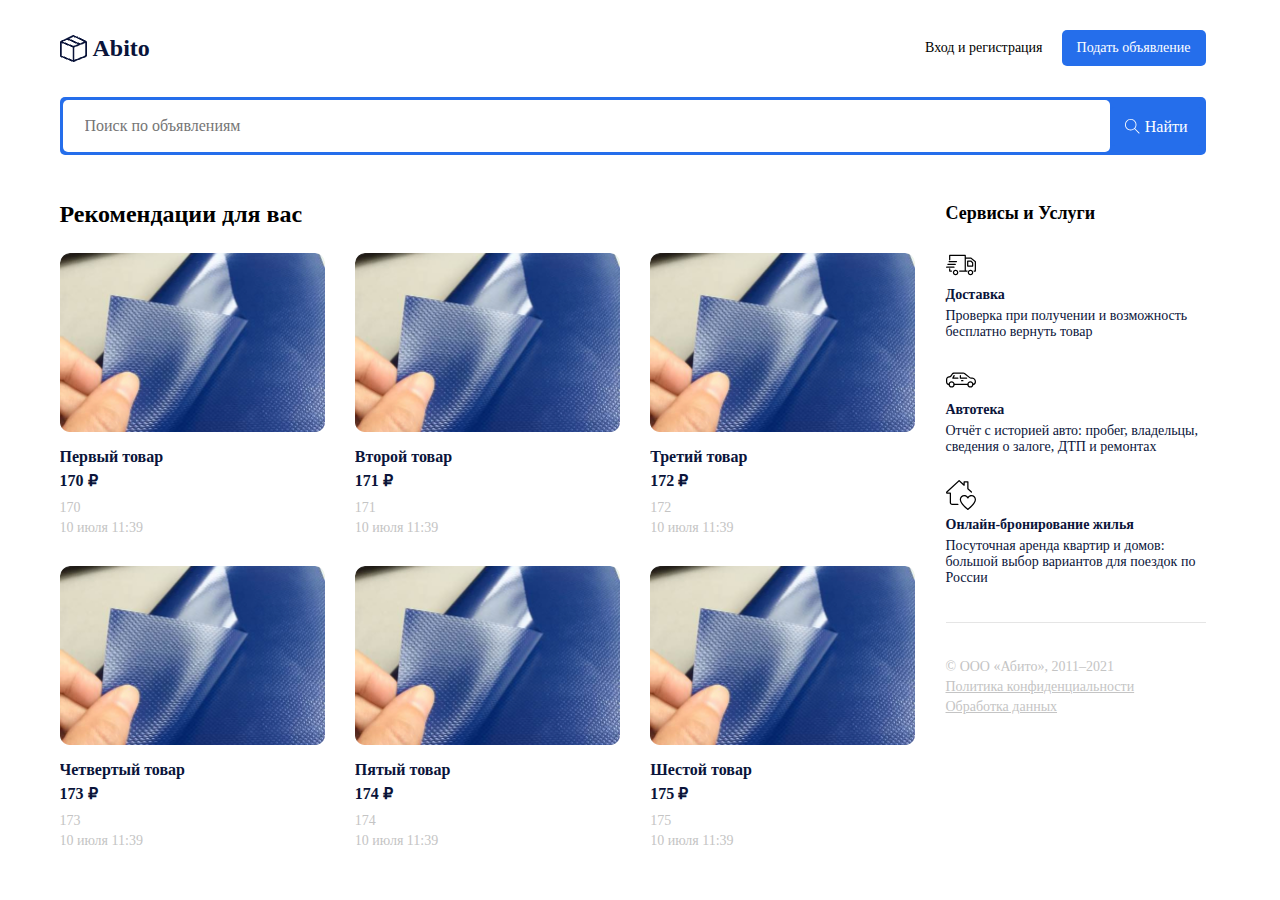
<file: index.html>
<!DOCTYPE html>
<html lang="ru">

<head>
    <meta charset="UTF-8">
    <meta name="viewport" content="width=device-width, initial-scale=1.0">
    <title>Abito</title>
    <link rel="stylesheet" href="./normalize.css">
    <link rel="stylesheet" href="./index.css">
    <script src="./src/index.js" defer></script>
</head>

<body>

    <header class="header">
        <div class="container">
            <div class="header__box">
                <a href="/" class="header__logo">
                    <img src="./images/logo.png" alt="">
                    <span>Abito</span>
                </a>
                <div class="header__controls">
                    <button class="button button--outline">Вход и регистрация</button>
                    <button class="button button--primary">Подать объявление</button>
                </div>
                <div class="header__burger">
                    <img src="./images/burger-button.svg" alt="бургер кнопка" width="30" height="19">
                </div>
            </div>
        </div>
    </header>
    <main>
        <section class="search">
            <div class="container">
                <div class="search__box">
                    <input class="search__input" id="searchInput" placeholder="Поиск по объявлениям" type="text">
                    <button class="button button--primary search__button">
                        <img class="search__button-icon" src="./images/search-icon.svg" alt="" width="15" height="15">
                        <span class="search__button-text">Найти</span>
                    </button>
                </div>
            </div>
        </section>
        <section class="content">
            <div class="container">
                <div class="content__box">
                    <div class="content__main">
                        <h2 class="content__main-title">Рекомендации для вас</h2>
                        <div class="content__main-list">
  
                        </div>
                    </div>
                    <div class="content__side">
                        <h3 class="content__side-title">Сервисы и Услуги</h3>

                        <div class="content__side-box">
                            <div class="content__side-list">
                                <div class="content__side-item">
                                    <img class="content__side-image" src="./images/sidebar-icon/first-icon.svg" alt="">
                                    <h5 class="content__side-subtitle">Доставка</h5>
                                    <p class="content__side-description">Проверка при получении и возможность бесплатно
                                        вернуть товар</p>
                                </div>
                                <div class="content__side-item">
                                    <img class="content__side-image" src="./images/sidebar-icon/second-icon.svg" alt="">
                                    <h5 class="content__side-subtitle">Автотека</h5>
                                    <p class="content__side-description">Отчёт с историей авто: пробег, владельцы,
                                        сведения о залоге, ДТП и ремонтах</p>
                                </div>
                                <div class="content__side-item">
                                    <img class="content__side-image" src="./images/sidebar-icon/third-icon.svg" alt="">
                                    <h5 class="content__side-subtitle">Онлайн-бронирование жилья</h5>
                                    <p class="content__side-description">Посуточная аренда квартир и домов: большой
                                        выбор вариантов для поездок по России</p>
                                </div>
                            </div>

                            <div class="content__side-footer">
                                <p class="content__side-footer-item">
                                    © ООО «Абито», 2011–2021
                                </p>
                                <a class="content__side-footer-link" href="#">Политика конфиденциальности</a>
                                <a class="content__side-footer-link" href="#">Обработка данных</a>
                            </div>
                        </div>
                    </div>
                </div>
            </div>
        </section>
    </main>
</body>

</html>
</file>
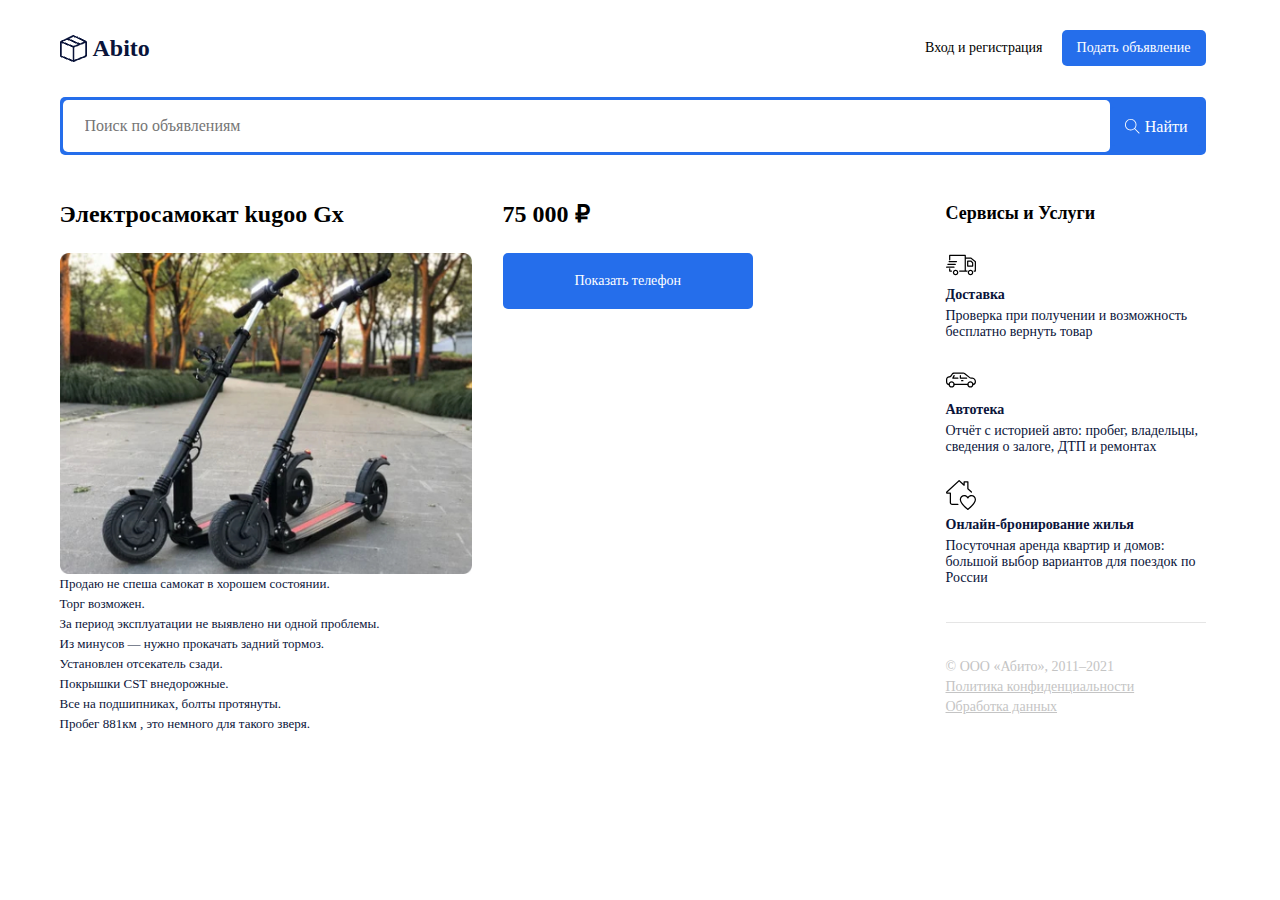
<file: product.html>
<!DOCTYPE html>
<html lang="ru">

<head>
    <meta charset="UTF-8">
    <meta name="viewport" content="width=device-width, initial-scale=1.0">
    <title>Abito</title>
    <link rel="stylesheet" href="./normalize.css">
    <link rel="stylesheet" href="./index.css">
    <script src="./src/index.js" defer></script>
</head>

<body>

    <header class="header">
        <div class="container">
            <div class="header__box">
                <a href="/" class="header__logo">
                    <img src="./images/logo.png" alt="">
                    <span>Abito</span>
                </a>
                <div class="header__controls">
                    <button class="button button--outline">Вход и регистрация</button>
                    <button class="button button--primary">Подать объявление</button>
                </div>
                <div class="header__burger">
                    <img src="./images/burger-button.svg" alt="бургер кнопка" width="30" height="19">
                </div>
            </div>
        </div>
    </header>
    <main>
        <section class="search">
            <div class="container">
                <div class="search__box">
                    <input class="search__input" placeholder="Поиск по объявлениям" type="text">
                    <button class="button button--primary search__button">
                        <img class="search__button-icon" src="./images/search-icon.svg" alt="" width="15" height="15">
                        <span class="search__button-text">Найти</span>
                    </button>
                </div>
            </div>
        </section>
        <section class="content">
            <div class="container">
                <div class="content__box">
                    <div class="content__product">
                        <div class="content__product-main">
                            <h2 class="content__product-title">Электросамокат kugoo Gx</h2>
                            <img class="content__product-image" src="./images/product-image.jpg" alt="">
                            <p class="content__product-text">
                                Продаю не спеша самокат в хорошем состоянии.<br>
                                Торг возможен.<br>
                                За период эксплуатации не выявлено ни одной проблемы.<br>
                                Из минусов — нужно прокачать задний тормоз.<br>
                                Установлен отсекатель сзади.<br>
                                Покрышки CST внедорожные.<br>
                                Все на подшипниках, болты протянуты.<br>
                                Пробег 881км , это немного для такого зверя.
                            </p>
                        </div>
                        <div class="content__product-aside">
                            <h2 class="content__product-price">75 000 ₽</h2>
                            <button class="button button--primary button--large">Показать телефон</button>
                        </div>
                    </div>
                    <div class="content__side">
                        <h3 class="content__side-title">Сервисы и Услуги</h3>

                        <div class="content__side-box">
                            <div class="content__side-list">
                                <div class="content__side-item">
                                    <img class="content__side-image" src="./images/sidebar-icon/first-icon.svg" alt="">
                                    <h5 class="content__side-subtitle">Доставка</h5>
                                    <p class="content__side-description">Проверка при получении и возможность бесплатно
                                        вернуть товар</p>
                                </div>
                                <div class="content__side-item">
                                    <img class="content__side-image" src="./images/sidebar-icon/second-icon.svg" alt="">
                                    <h5 class="content__side-subtitle">Автотека</h5>
                                    <p class="content__side-description">Отчёт с историей авто: пробег, владельцы,
                                        сведения о залоге, ДТП и ремонтах</p>
                                </div>
                                <div class="content__side-item">
                                    <img class="content__side-image" src="./images/sidebar-icon/third-icon.svg" alt="">
                                    <h5 class="content__side-subtitle">Онлайн-бронирование жилья</h5>
                                    <p class="content__side-description">Посуточная аренда квартир и домов: большой
                                        выбор вариантов для поездок по России</p>
                                </div>
                            </div>

                            <div class="content__side-footer">
                                <p class="content__side-footer-item">
                                    © ООО «Абито», 2011–2021
                                </p>
                                <a class="content__side-footer-link" href="#">Политика конфиденциальности</a>
                                <a class="content__side-footer-link" href="#">Обработка данных</a>
                            </div>
                        </div>
                    </div>
                </div>
            </div>
        </section>
    </main>
</body>

</html>
</file>
<file: index.css>
body {
  font-family: Roboto, sans serif;
}

.container {
  margin-inline: auto;
  max-width: calc(1146px + 24px);
  padding: 0 12px;
}

header {
  padding-top: 30px;
  padding-bottom: 31px;
}

.header__box {
  display: flex;
  justify-content: space-between;
  align-content: center;
  column-gap: 15px;
}

.header__logo {
  display: flex;
  align-items: center;
  justify-content: start;
  column-gap: 6px;
  text-decoration: none;
}

.header__logo span {
  color: rgba(10, 20, 58, 1);
  font-size: 24px;
  font-weight: 700;
  line-height: 28px;
}

.header__controls {
  display: block;
}

.button {
  border: none;
  font-size: 14px;
  font-weight: 400;
  line-height: 16px;
  padding: 10px 15px;
  border-radius: 5px;
}

.button--outline {
  background-color: transparent;
}

.header__burger {
  display: none;
  cursor: pointer;
}

.button--primary {
  background: rgba(37, 110, 235, 1);
  color: #fff;
}

.search {
  margin-bottom: 45px;
}

.search__box {
  display: flex;
  align-items: center;
  width: 100%;
  justify-content: flex-start;

  border-radius: 5px;
  background: rgba(37, 110, 235, 1);
  padding: 3px;
}

.search__input {
  flex-grow: 1;
  padding: 14px 22px;
  border: none;
  outline: none;
  border-radius: 5px;
  min-width: 0;
}

.search__input ::placeholder {
  color: rgba(10, 20, 58, 1);
  opacity: 0.4;

  font-size: 14px;
  font-weight: 400;
  line-height: 16px;
}

.search__button {
  display: flex;
  column-gap: 5px;
  align-items: center;
}

.search__button-text {
  display: block;
  font-size: 16px;
  line-height: 19px;
}

.content__box {
  display: flex;
  justify-content: space-between;
  align-items: flex-start;
  column-gap: 30px;
}

.content {
  padding-bottom: 50px;
}

.content__main {
  flex-grow: 1;
}

.content__main-title {
  color: inherit;
  font-size: 24px;
  font-weight: 700;
  line-height: 28px;
  margin-bottom: 25px;
}

.content__side {
  width: 260px;
  min-width: 260px;
}

.content__main-list {
display: flex
;
    justify-content: flex-start;
    flex-wrap: wrap;
    column-gap: 30px;
    row-gap: 30px;
}

.content__main-list-item {
  display: flex;
  flex-direction: column;
  align-items: flex-start;
  width: calc((100% - 60px) / 3);
  border-radius: 10px;
  overflow: hidden;
  text-decoration: none;
}

.content__main-list-item--img {
  width: 100%;
}

.content__main-list-item--img img {
  width: 100%;
}

.content__main-list-item--title {
  color: rgba(10, 20, 58, 1);
  margin-top: 15px;
  margin-bottom: 5px;
  font-size: 16px;
  font-weight: 700;
  line-height: 19px;
  transition: 0.3s;
}

.content__main-list-item--price {
  color: rgba(10, 20, 58, 1);;
}

.content__main-list-item:hover .content__main-list-item--title {
  color: rgba(37, 110, 235, 1);
}

.content__main-list-item--price {
  color: rgba(10, 20, 58, 1);
  font-size: 16px;
  font-weight: 700;
  line-height: 19px;
  margin-bottom: 10px;
}

.content__main-list-item--description {
  color: rgba(196, 196, 196, 1);
  font-size: 14px;
  font-weight: 400;
  line-height: 16px;
}

.content__main-list-item--description:not(:last-child) {
  margin-bottom: 4px;
}

.content__side-box {
  display: flex;
  flex-direction: column;

 } 

.content__side-list {
  display: flex;
  flex-direction: column;
  justify-content: space-between;
  gap: 25px;
  border-bottom: 1px solid rgba(229, 229, 229, 1);
  padding-bottom: 36px;
  margin-bottom: 36px;
}

.content__side-item {
  display: flex;
  flex-direction: column;
  align-items: flex-start;
}

/* .content__side-image {
 
} */

.content__side-subtitle {
  color: rgba(10, 20, 58, 1);
  font-size: 14px;
  font-weight: 700;
  line-height: 16px;
  margin-top: 7px;
  margin-bottom: 5px;
}

.content__side-description {
  color: rgba(10, 20, 58, 1);
  font-size: 14px;
  font-weight: 400;
  line-height: 16px;
}

.content__side-title {
  font-size: 18px;
  margin-bottom: 23px;
}

.content__side-footer {
  display: flex;
  flex-direction: column;
  gap: 4px;
  margin-top: auto;
}

.content__side-footer-item {
  color: rgba(196, 196, 196, 1);
  margin: 0;
  font-size: 14px;
  font-weight: 400;
  line-height: 16px;
}

.content__side-footer-link {
  color: rgba(196, 196, 196, 1);
  font-size: 14px;
  font-weight: 400;
  line-height: 16px;
}

.content__product {
  display: flex;
  flex-grow: 1;
  gap: 30px;
}

.content__product-title,
.content__product-price {
  color: inherit;
  font-size: 24px;
  font-weight: 700;
  line-height: 28px;
  margin-bottom: 25px;
}

.content__product-main {
  
  flex-basis: 50%;
}

.content__product-aside {
  flex-basis: 50%;
}

.content__product-text {
  color: rgba(10, 20, 58, 1);
font-size: 13px;
font-weight: 400;
line-height: 20px;

}

.button--large {
  padding: 20px 72px;
}

@media (max-width: 1200px) {
  .container {
    max-width: 991px;
  }

  .content__main-list-item {
    width: calc((100% - 30px) / 2);
  }
}

@media (max-width: 991px) {
  .container {
    max-width: 730px;
  }

  .content__box {
    flex-direction: column;
    row-gap: 38px;
  }

  .content__main {
    width: 100%;
  }

  .content__side {
    width: 100%;
    min-width: none;
  }

  .content__product {
    flex-direction: column;
    width: 100%;
  }

  .content__product-main {
    flex-basis: 100%;
  }

  .content__product-aside {
    flex-basis: 100%;
  }
}

@media (max-width: 786px) {
  .container {
    max-width: 100%;
  }

  .header__burger {
    display: block;
  }

  .header__controls {
    display: none;
  }

  .search__button-text {
    display: none;
  }

  @media (max-width: 480px) {
    .content__main-list-item {
      width: 100%;
    }
  }
}
</file>
